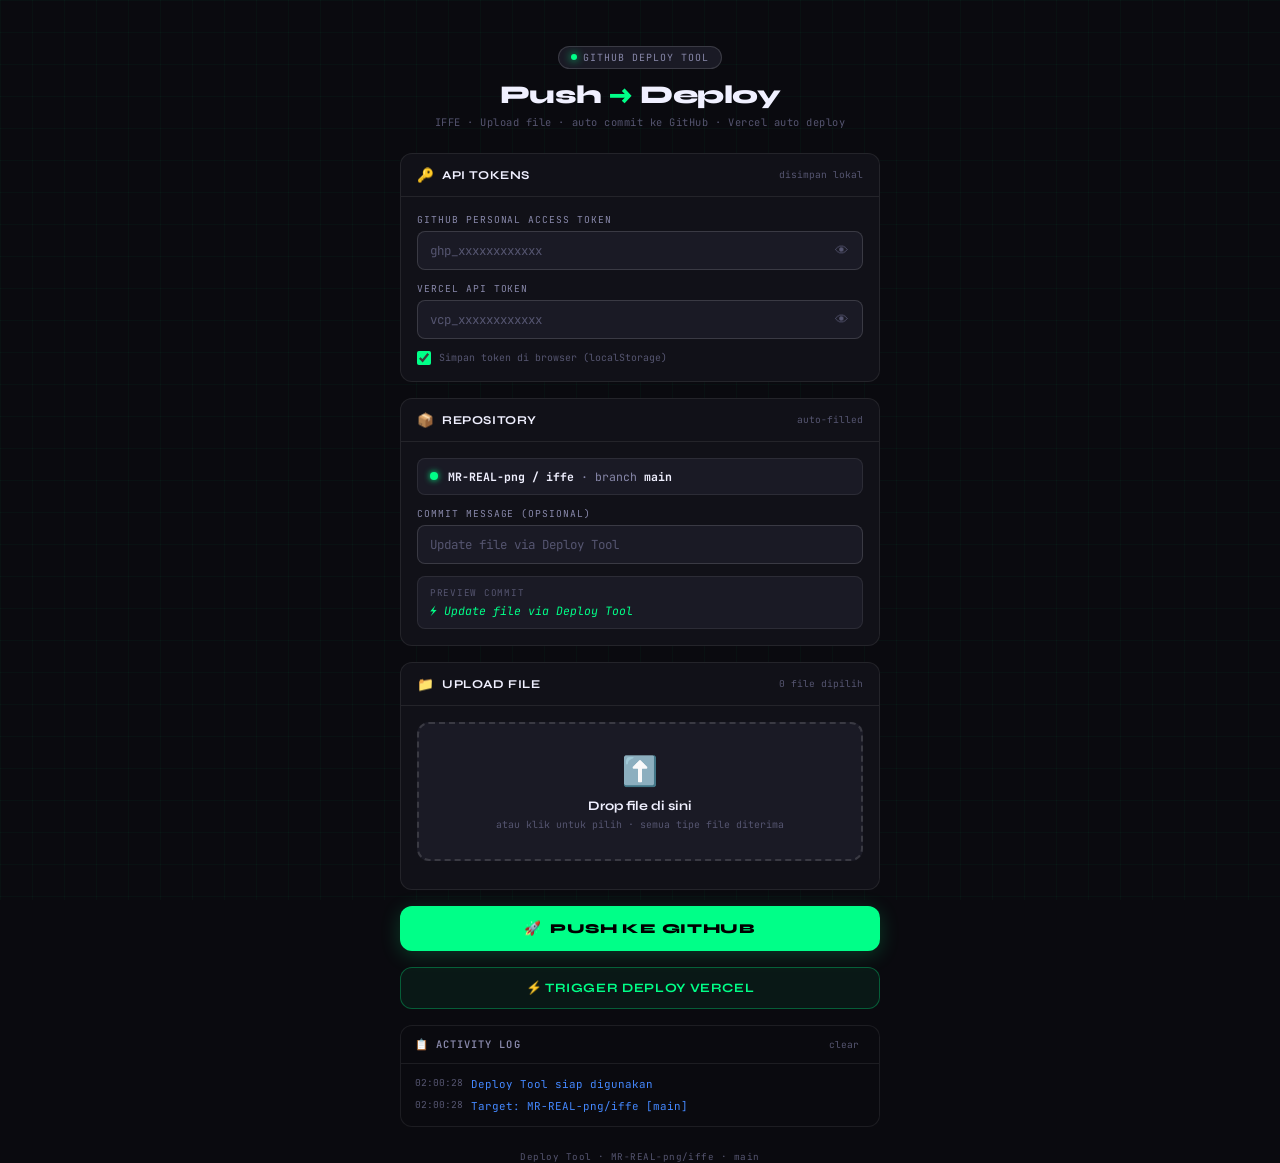
<file: deploy-tool-iffe.html>
<!DOCTYPE html>
<html lang="id">
<head>
<meta charset="UTF-8">
<meta name="viewport" content="width=device-width, initial-scale=1.0, maximum-scale=1.0">
<title>Deploy Tool — IFFE</title>
<link href="https://fonts.googleapis.com/css2?family=JetBrains+Mono:wght@400;600;700&family=Syne:wght@600;700;800&display=swap" rel="stylesheet">
<style>
*,*::before,*::after{box-sizing:border-box;margin:0;padding:0}
:root{
  --bg:#0a0a0f;
  --bg2:#111118;
  --bg3:#1a1a25;
  --bdr:rgba(255,255,255,0.08);
  --bdr2:rgba(255,255,255,0.14);
  --tx:#f0f0ff;
  --tx2:#8888aa;
  --tx3:#555570;
  --ac:#00ff88;
  --ac2:#00cc66;
  --ac-glow:rgba(0,255,136,0.2);
  --red:#ff4466;
  --red-glow:rgba(255,68,102,0.2);
  --yellow:#ffcc00;
  --blue:#4488ff;
  --mono:'JetBrains Mono',monospace;
  --sans:'Syne',sans-serif;
  --r:12px;
}
html,body{height:100%;background:var(--bg);color:var(--tx);font-family:var(--mono)}
body{display:flex;flex-direction:column;align-items:center;min-height:100vh;padding:24px 16px 48px;overflow-x:hidden}

/* BG GRID */
body::before{
  content:'';position:fixed;inset:0;z-index:0;
  background-image:linear-gradient(rgba(0,255,136,0.03) 1px,transparent 1px),linear-gradient(90deg,rgba(0,255,136,0.03) 1px,transparent 1px);
  background-size:32px 32px;pointer-events:none;
}

.wrap{width:100%;max-width:480px;position:relative;z-index:1;display:flex;flex-direction:column;gap:16px}

/* HEADER */
.header{text-align:center;padding:20px 0 8px}
.header-badge{display:inline-flex;align-items:center;gap:6px;background:var(--bg3);border:1px solid var(--bdr2);border-radius:999px;padding:4px 12px;font-size:0.62rem;color:var(--tx2);letter-spacing:0.1em;text-transform:uppercase;margin-bottom:12px}
.header-badge span{width:6px;height:6px;border-radius:50%;background:var(--ac);box-shadow:0 0 8px var(--ac);animation:pulse 2s infinite}
@keyframes pulse{0%,100%{opacity:1}50%{opacity:0.4}}
.header h1{font-family:var(--sans);font-size:1.6rem;font-weight:800;color:var(--tx);letter-spacing:-0.02em;line-height:1.1}
.header h1 span{color:var(--ac)}
.header p{font-size:0.65rem;color:var(--tx3);margin-top:6px;letter-spacing:0.05em}

/* CARD */
.card{background:var(--bg2);border:1px solid var(--bdr);border-radius:var(--r);overflow:hidden}
.card-head{padding:12px 16px;border-bottom:1px solid var(--bdr);display:flex;align-items:center;gap:8px}
.card-head-icon{font-size:0.85rem}
.card-head-title{font-family:var(--sans);font-size:0.75rem;font-weight:700;color:var(--tx);letter-spacing:0.05em;text-transform:uppercase}
.card-head-sub{margin-left:auto;font-size:0.6rem;color:var(--tx3)}
.card-body{padding:16px;display:flex;flex-direction:column;gap:12px}

/* INPUTS */
.field{display:flex;flex-direction:column;gap:5px}
.field label{font-size:0.6rem;color:var(--tx2);letter-spacing:0.1em;text-transform:uppercase}
.field input,.field select{
  background:var(--bg3);border:1px solid var(--bdr2);border-radius:8px;
  padding:10px 12px;color:var(--tx);font-family:var(--mono);font-size:0.78rem;
  outline:none;transition:border-color .2s,box-shadow .2s;width:100%;
}
.field input:focus,.field select:focus{border-color:var(--ac);box-shadow:0 0 0 3px var(--ac-glow)}
.field input::placeholder{color:var(--tx3)}
.field select option{background:var(--bg3)}
.field-row{display:grid;grid-template-columns:1fr 1fr;gap:10px}

/* TOKEN ROW */
.token-wrap{position:relative}
.token-wrap input{padding-right:40px}
.token-eye{position:absolute;right:10px;top:50%;transform:translateY(-50%);background:none;border:none;color:var(--tx3);cursor:pointer;font-size:0.85rem;padding:4px}
.token-eye:hover{color:var(--tx2)}

/* REPO INFO */
.repo-info{background:var(--bg3);border:1px solid var(--bdr);border-radius:8px;padding:10px 12px;display:flex;align-items:center;gap:10px}
.repo-dot{width:8px;height:8px;border-radius:50%;background:var(--ac);box-shadow:0 0 6px var(--ac);flex-shrink:0}
.repo-text{font-size:0.72rem;color:var(--tx2)}
.repo-text strong{color:var(--tx)}

/* DROP ZONE */
.dropzone{
  border:2px dashed var(--bdr2);border-radius:var(--r);padding:28px 16px;
  text-align:center;cursor:pointer;transition:all .2s;position:relative;
  background:var(--bg3);
}
.dropzone:hover,.dropzone.drag{border-color:var(--ac);background:rgba(0,255,136,0.04)}
.dropzone-icon{font-size:1.8rem;margin-bottom:8px}
.dropzone-title{font-family:var(--sans);font-size:0.82rem;font-weight:700;color:var(--tx);margin-bottom:4px}
.dropzone-sub{font-size:0.62rem;color:var(--tx3)}
.dropzone input[type=file]{position:absolute;inset:0;opacity:0;cursor:pointer;width:100%;height:100%}

/* FILE LIST */
.file-list{display:flex;flex-direction:column;gap:6px}
.file-item{
  background:var(--bg3);border:1px solid var(--bdr);border-radius:8px;
  padding:10px 12px;display:flex;align-items:center;gap:10px;
}
.file-item-icon{font-size:1rem;flex-shrink:0}
.file-item-info{flex:1;min-width:0}
.file-item-name{font-size:0.72rem;color:var(--tx);font-weight:600;white-space:nowrap;overflow:hidden;text-overflow:ellipsis}
.file-item-size{font-size:0.58rem;color:var(--tx3);margin-top:2px}
.file-item-remove{background:none;border:none;color:var(--tx3);cursor:pointer;font-size:0.9rem;padding:4px;flex-shrink:0;border-radius:4px;transition:color .2s}
.file-item-remove:hover{color:var(--red)}

/* COMMIT MSG */
.commit-preview{background:var(--bg3);border:1px solid var(--bdr);border-radius:8px;padding:10px 12px}
.commit-lbl{font-size:0.58rem;color:var(--tx3);letter-spacing:0.08em;text-transform:uppercase;margin-bottom:4px}
.commit-val{font-size:0.72rem;color:var(--ac);font-style:italic}

/* PUSH BTN */
.push-btn{
  width:100%;padding:14px;border-radius:var(--r);border:none;cursor:pointer;
  background:var(--ac);color:#000;font-family:var(--sans);font-size:0.85rem;font-weight:800;
  letter-spacing:0.05em;text-transform:uppercase;transition:all .2s;
  display:flex;align-items:center;justify-content:center;gap:8px;
  box-shadow:0 4px 20px var(--ac-glow);
}
.push-btn:hover:not(:disabled){transform:translateY(-1px);box-shadow:0 6px 28px var(--ac-glow)}
.push-btn:active:not(:disabled){transform:translateY(0)}
.push-btn:disabled{opacity:0.4;cursor:not-allowed;transform:none}
.push-btn.loading{background:var(--bg3);color:var(--ac);border:1px solid var(--ac)}

/* LOG */
.log{background:var(--bg);border:1px solid var(--bdr);border-radius:var(--r);overflow:hidden}
.log-head{padding:10px 14px;border-bottom:1px solid var(--bdr);display:flex;align-items:center;gap:6px}
.log-head-title{font-size:0.65rem;color:var(--tx2);letter-spacing:0.1em;text-transform:uppercase;font-weight:600}
.log-clear{margin-left:auto;font-size:0.6rem;color:var(--tx3);background:none;border:none;cursor:pointer;font-family:var(--mono);padding:2px 6px;border-radius:4px}
.log-clear:hover{color:var(--tx2);background:var(--bg3)}
.log-body{padding:12px 14px;display:flex;flex-direction:column;gap:6px;max-height:240px;overflow-y:auto;min-height:60px}
.log-body::-webkit-scrollbar{width:4px}
.log-body::-webkit-scrollbar-track{background:transparent}
.log-body::-webkit-scrollbar-thumb{background:var(--bdr2);border-radius:4px}
.log-entry{display:flex;align-items:flex-start;gap:8px;font-size:0.68rem;line-height:1.5}
.log-entry .ts{color:var(--tx3);flex-shrink:0;font-size:0.6rem}
.log-entry .msg{color:var(--tx2)}
.log-entry.ok .msg{color:var(--ac)}
.log-entry.err .msg{color:var(--red)}
.log-entry.warn .msg{color:var(--yellow)}
.log-entry.info .msg{color:var(--blue)}
.log-empty{font-size:0.65rem;color:var(--tx3);text-align:center;padding:8px 0}

/* STATUS CARD */
.status-card{border-radius:var(--r);padding:14px 16px;display:flex;align-items:center;gap:12px;border:1px solid;display:none}
.status-card.show{display:flex}
.status-card.ok{background:rgba(0,255,136,0.06);border-color:rgba(0,255,136,0.2)}
.status-card.err{background:var(--red-glow);border-color:rgba(255,68,102,0.2)}
.status-card.loading{background:rgba(68,136,255,0.06);border-color:rgba(68,136,255,0.2)}
.status-card.warn{background:rgba(255,190,0,0.08);border-color:rgba(255,190,0,0.25)}
.status-icon{font-size:1.2rem;flex-shrink:0}
.status-body{flex:1;min-width:0}
.status-title{font-family:var(--sans);font-size:0.78rem;font-weight:700;margin-bottom:2px}
.status-card.ok .status-title{color:var(--ac)}
.status-card.err .status-title{color:var(--red)}
.status-card.loading .status-title{color:var(--blue)}
.status-card.warn .status-title{color:#ffbe00}
.status-sub{font-size:0.62rem;color:var(--tx2)}
.status-link{font-size:0.62rem;color:var(--ac);text-decoration:none;display:inline-block;margin-top:4px}
.status-link:hover{text-decoration:underline}

/* VERCEL STATUS */
.vercel-status{display:flex;flex-direction:column;gap:6px;margin-top:4px}
.vercel-step{display:flex;align-items:center;gap:8px;font-size:0.62rem;color:var(--tx2)}
.vercel-step .dot{width:6px;height:6px;border-radius:50%;flex-shrink:0;background:var(--tx3)}
.vercel-step.done .dot{background:var(--ac);box-shadow:0 0 6px var(--ac)}
.vercel-step.active .dot{background:var(--blue);box-shadow:0 0 6px var(--blue);animation:pulse 1s infinite}
.vercel-step.fail .dot{background:var(--red)}

/* SPINNER */
@keyframes spin{to{transform:rotate(360deg)}}
.spinner{display:inline-block;width:14px;height:14px;border:2px solid rgba(255,255,255,0.1);border-top-color:var(--ac);border-radius:50%;animation:spin .8s linear infinite}

/* SAVE TOKEN */
.save-token-row{display:flex;align-items:center;gap:8px;font-size:0.62rem;color:var(--tx3)}
.save-token-row input[type=checkbox]{accent-color:var(--ac);width:14px;height:14px;cursor:pointer}
.save-token-row label{cursor:pointer;user-select:none}

/* RENAME */
.file-item-name-wrap{flex:1;min-width:0}
.file-item-name{font-size:0.72rem;color:var(--tx);font-weight:600;white-space:nowrap;overflow:hidden;text-overflow:ellipsis}
.file-item-renamed{font-size:0.58rem;color:var(--ac);margin-top:1px}
.file-item-size{font-size:0.58rem;color:var(--tx3);margin-top:2px}
.rename-input-wrap{display:flex;flex-direction:column;gap:4px;flex:1;min-width:0}
.rename-hint{font-size:0.56rem;color:var(--yellow);display:flex;align-items:center;gap:3px}
.rename-input{background:var(--bg);border:1px solid var(--ac);border-radius:6px;padding:5px 8px;color:var(--tx);font-family:var(--mono);font-size:0.72rem;outline:none;width:100%}
.rename-input:focus{box-shadow:0 0 0 2px var(--ac-glow)}
.rename-actions{display:flex;gap:4px;flex-shrink:0}
.btn-rename-confirm{background:var(--ac);color:#000;border:none;border-radius:5px;padding:5px 8px;font-size:0.7rem;font-weight:700;cursor:pointer;font-family:var(--mono)}
.btn-rename-cancel{background:none;color:var(--tx3);border:1px solid var(--bdr2);border-radius:5px;padding:5px 8px;font-size:0.7rem;cursor:pointer;font-family:var(--mono)}
.file-item-edit{background:none;border:none;color:var(--tx3);cursor:pointer;font-size:0.8rem;padding:4px;flex-shrink:0;border-radius:4px;transition:color .2s}
.file-item-edit:hover{color:var(--ac)}

/* FOOTER */
.footer{text-align:center;font-size:0.58rem;color:var(--tx3);margin-top:8px;letter-spacing:0.05em}
</style>
</head>
<body>
<div class="wrap">

  <!-- HEADER -->
  <div class="header">
    <div class="header-badge"><span></span>GitHub Deploy Tool</div>
    <h1>Push <span>→</span> Deploy</h1>
    <p>IFFE · Upload file · auto commit ke GitHub · Vercel auto deploy</p>
  </div>

  <!-- TOKEN CONFIG -->
  <div class="card">
    <div class="card-head">
      <span class="card-head-icon">🔑</span>
      <span class="card-head-title">API Tokens</span>
      <span class="card-head-sub">disimpan lokal</span>
    </div>
    <div class="card-body">
      <div class="field">
        <label>GitHub Personal Access Token</label>
        <div class="token-wrap">
          <input type="password" id="ghToken" placeholder="ghp_xxxxxxxxxxxx">
          <button class="token-eye" onclick="toggleVis('ghToken',this)">👁</button>
        </div>
      </div>
      <div class="field">
        <label>Vercel API Token</label>
        <div class="token-wrap">
          <input type="password" id="vcToken" placeholder="vcp_xxxxxxxxxxxx">
          <button class="token-eye" onclick="toggleVis('vcToken',this)">👁</button>
        </div>
      </div>
      <div class="save-token-row">
        <input type="checkbox" id="saveTokens" checked>
        <label for="saveTokens">Simpan token di browser (localStorage)</label>
      </div>
    </div>
  </div>

  <!-- REPO CONFIG -->
  <div class="card">
    <div class="card-head">
      <span class="card-head-icon">📦</span>
      <span class="card-head-title">Repository</span>
      <span class="card-head-sub">auto-filled</span>
    </div>
    <div class="card-body">
      <div class="repo-info">
        <div class="repo-dot"></div>
        <div class="repo-text">
          <strong>MR-REAL-png / iffe</strong> · branch <strong>main</strong>
        </div>
      </div>
      <div class="field">
        <label>Commit Message (opsional)</label>
        <input type="text" id="commitMsg" placeholder="Update file via Deploy Tool">
      </div>
      <div class="commit-preview">
        <div class="commit-lbl">Preview commit</div>
        <div class="commit-val" id="commitPreview">⚡ Update file via Deploy Tool</div>
      </div>
    </div>
  </div>

  <!-- UPLOAD -->
  <div class="card">
    <div class="card-head">
      <span class="card-head-icon">📁</span>
      <span class="card-head-title">Upload File</span>
      <span class="card-head-sub" id="fileCount">0 file dipilih</span>
    </div>
    <div class="card-body">
      <div class="dropzone" id="dropzone">
        <input type="file" id="fileInput" multiple>
        <div class="dropzone-icon">⬆️</div>
        <div class="dropzone-title">Drop file di sini</div>
        <div class="dropzone-sub">atau klik untuk pilih · semua tipe file diterima</div>
      </div>
      <div class="file-list" id="fileList"></div>
    </div>
  </div>

  <!-- STATUS -->
  <div class="status-card" id="statusCard">
    <div class="status-icon" id="statusIcon"></div>
    <div class="status-body">
      <div class="status-title" id="statusTitle"></div>
      <div class="status-sub" id="statusSub"></div>
      <div class="vercel-status" id="vercelSteps" style="display:none">
        <div class="vercel-step" id="vstep1"><div class="dot"></div><span>GitHub push</span></div>
        <div class="vercel-step" id="vstep2"><div class="dot"></div><span>Vercel mendeteksi perubahan</span></div>
        <div class="vercel-step" id="vstep3"><div class="dot"></div><span>Building...</span></div>
        <div class="vercel-step" id="vstep4"><div class="dot"></div><span>Deploy selesai</span></div>
      </div>
      <a class="status-link" id="statusLink" href="#" target="_blank" style="display:none"></a>
    </div>
  </div>

  <!-- PUSH BUTTON -->
  <button class="push-btn" id="pushBtn" onclick="doPush()">
    <span>🚀</span> Push ke GitHub
  </button>

  <!-- DEPLOY HOOK BUTTON -->
  <button onclick="triggerDeployHook()" style="width:100%;padding:12px;border-radius:12px;border:1px solid rgba(0,255,136,0.3);background:rgba(0,255,136,0.06);color:#00ff88;font-family:'Syne',sans-serif;font-size:0.8rem;font-weight:700;cursor:pointer;letter-spacing:0.05em;text-transform:uppercase;transition:all .2s" id="deployHookBtn">
    ⚡ Trigger Deploy Vercel
  </button>

  <!-- LOG -->
  <div class="log">
    <div class="log-head">
      <span class="log-head-title">📋 Activity Log</span>
      <button class="log-clear" onclick="clearLog()">clear</button>
    </div>
    <div class="log-body" id="logBody">
      <div class="log-empty">Belum ada aktivitas</div>
    </div>
  </div>

  <div class="footer">Deploy Tool · MR-REAL-png/iffe · main</div>
</div>

<script>
// ═══ CONFIG ═══
const REPO_OWNER = 'MR-REAL-png';
const REPO_NAME  = 'iffe';
const REPO_BRANCH = 'main';
const VERCEL_PROJECT_ID = 'prj_NaKmnvXEhvQGhDUShOVCJV5oJJcE';
const VERCEL_DEPLOY_HOOK = 'https://api.vercel.com/v1/integrations/deploy/prj_NaKmnvXEhvQGhDUShOVCJV5oJJcE/EIqE1BJuUu';

// ═══ STATE ═══
let files = [];
let pushing = false;

// ═══ INIT ═══
document.addEventListener('DOMContentLoaded', () => {
  loadTokens();
  setupDrop();
  setupCommitPreview();
  log('info', 'Deploy Tool siap digunakan');
  log('info', `Target: ${REPO_OWNER}/${REPO_NAME} [${REPO_BRANCH}]`);
});

// ═══ TOKEN STORAGE ═══
function loadTokens() {
  const gh = localStorage.getItem('dt_gh_token');
  const vc = localStorage.getItem('dt_vc_token');
  if (gh) document.getElementById('ghToken').value = gh;
  if (vc) document.getElementById('vcToken').value = vc;
  if (gh || vc) log('ok', 'Token dimuat dari storage');
}

function saveTokensIfNeeded() {
  if (!document.getElementById('saveTokens').checked) return;
  const gh = document.getElementById('ghToken').value.trim();
  const vc = document.getElementById('vcToken').value.trim();
  if (gh) localStorage.setItem('dt_gh_token', gh);
  if (vc) localStorage.setItem('dt_vc_token', vc);
}

// ═══ TOGGLE PASSWORD ═══
function toggleVis(id, btn) {
  const el = document.getElementById(id);
  if (el.type === 'password') { el.type = 'text'; btn.textContent = '🙈'; }
  else { el.type = 'password'; btn.textContent = '👁'; }
}

// ═══ COMMIT PREVIEW ═══
function setupCommitPreview() {
  const inp = document.getElementById('commitMsg');
  inp.addEventListener('input', updateCommitPreview);
}
function updateCommitPreview() {
  const msg = document.getElementById('commitMsg').value.trim() || 'Update file via Deploy Tool';
  const now = new Date();
  const ts = `${now.getDate()}/${now.getMonth()+1} ${String(now.getHours()).padStart(2,'0')}:${String(now.getMinutes()).padStart(2,'0')}`;
  document.getElementById('commitPreview').textContent = `⚡ ${msg} [${ts}]`;
}

// ═══ DROP ZONE ═══
function setupDrop() {
  const dz = document.getElementById('dropzone');
  const fi = document.getElementById('fileInput');

  dz.addEventListener('dragover', e => { e.preventDefault(); dz.classList.add('drag'); });
  dz.addEventListener('dragleave', () => dz.classList.remove('drag'));
  dz.addEventListener('drop', e => {
    e.preventDefault(); dz.classList.remove('drag');
    addFiles([...e.dataTransfer.files]);
  });
  fi.addEventListener('change', () => { addFiles([...fi.files]); fi.value = ''; });
}

function autoRename(fileName) {
  const lastDot = fileName.lastIndexOf('.');
  // File tanpa ekstensi → biarkan apa adanya
  if (lastDot === -1) return fileName;

  const ext = fileName.substring(lastDot + 1).toLowerCase();
  const base = fileName.substring(0, lastDot);

  // Kalau nama ada spasi, ambil kata pertama doang + ekstensi asli
  // contoh: "sheet update fix.js" -> "sheet.js"
  let name = fileName;
  if (base.includes(' ')) {
    const firstWord = base.split(' ')[0];
    name = `${firstWord}.${ext}`;
  }

  // HTML & gambar & json & dokumen → root
  if (['html', 'png', 'jpg', 'jpeg', 'gif', 'webp', 'svg', 'json', 'pdf'].includes(ext)) {
    return name;
  }
  // JS → js/
  if (ext === 'js') return `js/${name}`;
  // CSS → css/
  if (ext === 'css') return `css/${name}`;
  // Default → root
  return name;
}

function addFiles(newFiles) {
  newFiles.forEach(f => {
    if (!files.find(x => x.name === f.name)) {
      const autoName = autoRename(f.name);
      if (autoName !== f.name) f._rename = autoName;
      files.push(f);
    }
  });
  renderFiles();
}

function removeFile(name) {
  files = files.filter(f => f.name !== name);
  renderFiles();
}

// ═══ RENAME STATE ═══
let renamingIndex = -1;

function startRename(index) {
  renamingIndex = index;
  renderFiles();
  setTimeout(() => {
    const inp = document.getElementById(`renameInp_${index}`);
    if (inp) { inp.focus(); inp.select(); }
  }, 50);
}

function confirmRename(index) {
  const inp = document.getElementById(`renameInp_${index}`);
  if (!inp) return;
  const newName = inp.value.trim();
  if (newName && newName !== files[index].name) {
    files[index]._rename = newName;
  }
  renamingIndex = -1;
  renderFiles();
}

function cancelRename(index) {
  renamingIndex = -1;
  renderFiles();
}

function renderFiles() {
  const list = document.getElementById('fileList');
  const count = document.getElementById('fileCount');
  count.textContent = `${files.length} file dipilih`;

  if (!files.length) { list.innerHTML = ''; return; }

  const icons = { html:'🌐', css:'🎨', js:'⚙️', jsx:'⚛️', ts:'🔷', tsx:'🔷', json:'📋', md:'📝', txt:'📄', png:'🖼️', jpg:'🖼️', jpeg:'🖼️', gif:'🖼️', webp:'🖼️', svg:'🖼️', mp4:'🎬', pdf:'📕' };

  list.innerHTML = files.map((f, i) => {
    const displayName = f._rename || f.name;
    const ext = displayName.split('.').pop().toLowerCase();
    const icon = icons[ext] || '📄';
    const size = f.size > 1024 ? `${(f.size/1024).toFixed(1)} KB` : `${f.size} B`;
    const isRenamed = f._rename && f._rename !== f.name;

    if (renamingIndex === i) {
      return `<div class="file-item" style="flex-wrap:wrap;align-items:flex-start">
        <span class="file-item-icon" style="margin-top:4px">${icon}</span>
        <div class="rename-input-wrap">
          <div class="rename-hint">⚠️ Sertakan ekstensi: .html .css .js .png .jpg dll</div>
          <input class="rename-input" id="renameInp_${i}" value="${displayName}"
            onkeydown="if(event.key==='Enter')confirmRename(${i});if(event.key==='Escape')cancelRename(${i})">
        </div>
        <div class="rename-actions">
          <button class="btn-rename-confirm" onclick="confirmRename(${i})">✓</button>
          <button class="btn-rename-cancel" onclick="cancelRename(${i})">✕</button>
        </div>
      </div>`;
    }

    return `<div class="file-item">
      <span class="file-item-icon">${icon}</span>
      <div class="file-item-name-wrap">
        <div class="file-item-name">${displayName}</div>
        ${isRenamed ? `<div class="file-item-renamed">✏️ dari: ${f.name}</div>` : `<div class="file-item-size">${size}</div>`}
      </div>
      <button class="file-item-edit" onclick="startRename(${i})" title="Rename">✏️</button>
      <button class="file-item-remove" onclick="removeFile('${f.name}')">✕</button>
    </div>`;
  }).join('');
}

// ═══ PUSH ═══
async function doPush() {
  if (pushing) return;

  const ghToken = document.getElementById('ghToken').value.trim();
  const vcToken = document.getElementById('vcToken').value.trim();

  if (!ghToken) { showStatus('err', '⚠️ Token GitHub diperlukan', 'Masukkan GitHub Personal Access Token'); return; }
  if (!files.length) { showStatus('err', '⚠️ Pilih file dulu', 'Belum ada file yang dipilih untuk di-push'); return; }

  pushing = true;
  saveTokensIfNeeded();
  updateCommitPreview();

  const msg = document.getElementById('commitMsg').value.trim() || 'Update file via Deploy Tool';
  const now = new Date();
  const ts = `${now.getDate()}/${now.getMonth()+1} ${String(now.getHours()).padStart(2,'0')}:${String(now.getMinutes()).padStart(2,'0')}`;
  const commitMessage = `⚡ ${msg} [${ts}]`;

  const btn = document.getElementById('pushBtn');
  btn.disabled = true;
  btn.classList.add('loading');
  btn.innerHTML = '<span class="spinner"></span> Pushing...';

  showStatus('loading', '🔄 Menghubungi GitHub...', 'Membaca file dan mempersiapkan commit', true);
  log('info', `Memulai push ${files.length} file...`);

  try {
    // Push semua file — tiap file independen, 1 gagal tidak menghentikan yang lain
    const succeeded = [];
    const failed = [];

    for (let i = 0; i < files.length; i++) {
      const file = files[i];
      const fileName = file._rename || file.name;
      btn.innerHTML = `<span class="spinner"></span> Push ${i+1}/${files.length}: ${fileName}`;

      try {
        log('info', `📤 Uploading: ${fileName}${file._rename ? ` (dari ${file.name})` : ''}`);

        // Read file
        const content = await readFileAsBase64(file);

        // Get current SHA (jika file sudah ada) — retry sekali kalau network sempat gagal
        let sha = null;
        let checkOk = false;
        for (let attempt = 0; attempt < 2 && !checkOk; attempt++) {
          try {
            const checkRes = await fetch(
              `https://api.github.com/repos/${REPO_OWNER}/${REPO_NAME}/contents/${fileName}?ref=${REPO_BRANCH}`,
              { headers: { Authorization: `Bearer ${ghToken}`, Accept: 'application/vnd.github.v3+json' } }
            );
            checkOk = true;
            if (checkRes.ok) {
              const data = await checkRes.json();
              sha = data.sha;
              log('info', `📝 Update: ${fileName} (existing)`);
            } else {
              log('info', `✨ Baru: ${fileName}`);
            }
          } catch (netErr) {
            if (attempt === 0) {
              log('warn', `⚠️ Cek SHA ${fileName} gagal, retry sekali...`);
            } else {
              throw new Error(`Gagal cek status file di GitHub (network): ${netErr.message}`);
            }
          }
        }

        // Push file
        const pushRes = await fetch(
          `https://api.github.com/repos/${REPO_OWNER}/${REPO_NAME}/contents/${fileName}`,
          {
            method: 'PUT',
            headers: {
              Authorization: `Bearer ${ghToken}`,
              Accept: 'application/vnd.github.v3+json',
              'Content-Type': 'application/json'
            },
            body: JSON.stringify({
              message: commitMessage,
              content: content,
              branch: REPO_BRANCH,
              ...(sha ? { sha } : {})
            })
          }
        );

        if (!pushRes.ok) {
          const err = await pushRes.json();
          throw new Error(err.message || 'GitHub menolak push');
        }

        log('ok', `✅ ${fileName} berhasil di-push`);
        succeeded.push(file);
      } catch (fileErr) {
        log('err', `❌ Gagal push ${fileName}: ${fileErr.message}`);
        failed.push({ file, fileName, error: fileErr.message });
      }
    }

    if (failed.length) {
      log('warn', `⚠️ ${failed.length} file gagal: ${failed.map(f => f.fileName).join(', ')} — tetap ada di list, coba push ulang.`);
    }
    if (succeeded.length) {
      log('ok', `🎉 ${succeeded.length}/${files.length} file berhasil di-push! Commit: "${commitMessage}"`);
    }

    if (!succeeded.length) {
      // Semua file gagal — jangan clear list, jangan trigger deploy
      showStatus('err', '❌ Semua File Gagal Push', failed.map(f => `${f.fileName}: ${f.error}`).join(' | '));
      return;
    }

    showStatus(
      failed.length ? 'warn' : 'ok',
      failed.length ? `⚠️ Push Sebagian Berhasil (${succeeded.length}/${files.length})` : '✅ Push ke GitHub Berhasil!',
      failed.length
        ? `Gagal: ${failed.map(f => f.fileName).join(', ')} — masih ada di list untuk dicoba lagi`
        : `${succeeded.length} file berhasil di-commit`,
      true
    );
    setVercelStep(1, 'done');
    // Auto-clear HANYA file yang berhasil; file yang gagal tetap di list untuk retry
    files = files.filter(f => !succeeded.includes(f));
    renderFiles();
    if (!failed.length) {
      document.getElementById('commitMsg').value = '';
      updateCommitPreview();
    }

    // Auto trigger deploy hook
    log('info', '🚀 Trigger Vercel Deploy Hook...');
    setVercelStep(2, 'active');
    try {
      await fetch(VERCEL_DEPLOY_HOOK, { method: 'POST' });
      log('ok', '✅ Deploy Hook triggered! Vercel sedang build...');
      setVercelStep(2, 'done');
      setVercelStep(3, 'active');
    } catch(e) {
      log('warn', '⚠️ Deploy Hook gagal: ' + e.message);
    }

    // Monitor Vercel jika ada token
    if (vcToken) {
      await monitorVercel(vcToken, commitMessage);
    } else {
      log('warn', '⚠️ Vercel token tidak ada — tidak bisa pantau deploy');
      document.getElementById('statusSub').textContent = 'Push berhasil! Deploy Hook sudah ditrigger. Tunggu ~30 detik.';
      const link = document.getElementById('statusLink');
      link.href = 'https://iffe-eight.vercel.app';
      link.textContent = '→ Buka SHIFA';
      link.style.display = 'inline-block';
    }

  } catch (err) {
    log('err', `❌ Error: ${err.message}`);
    showStatus('err', '❌ Push Gagal', err.message);
  } finally {
    pushing = false;
    btn.disabled = false;
    btn.classList.remove('loading');
    btn.innerHTML = '<span>🚀</span> Push ke GitHub';
  }
}

// ═══ TRIGGER DEPLOY HOOK ═══
async function triggerDeployHook() {
  const btn = document.getElementById('deployHookBtn');
  btn.textContent = '⏳ Deploying...';
  btn.disabled = true;
  try {
    await fetch(VERCEL_DEPLOY_HOOK, { method: 'POST' });
    btn.textContent = '✅ Deploy triggered!';
    btn.style.color = '#00ff88';
    log('ok', '✅ Deploy Hook triggered! Vercel sedang build (~30 detik)');
  } catch(e) {
    btn.textContent = '❌ Gagal';
    btn.style.color = '#ff4466';
    log('err', '❌ Deploy Hook gagal: ' + e.message);
  }
  setTimeout(() => {
    btn.textContent = '⚡ Trigger Deploy Vercel';
    btn.disabled = false;
    btn.style.color = '#00ff88';
  }, 3000);
}

// ═══ READ FILE ═══
function readFileAsBase64(file) {
  return new Promise((resolve, reject) => {
    const reader = new FileReader();
    reader.onload = () => {
      const base64 = reader.result.split(',')[1];
      resolve(base64);
    };
    reader.onerror = () => reject(new Error('Gagal membaca file'));
    reader.readAsDataURL(file);
  });
}

// ═══ VERCEL MONITOR ═══
async function monitorVercel(token, commitMsg) {
  const maxWait = 120000; // 2 menit
  const interval = 4000;
  const start = Date.now();

  setVercelStep(2, 'done');
  setVercelStep(3, 'active');

  while (Date.now() - start < maxWait) {
    await sleep(interval);
    try {
      const res = await fetch(
        `https://api.vercel.com/v6/deployments?projectId=${VERCEL_PROJECT_ID}&limit=5`,
        { headers: { Authorization: `Bearer ${token}` } }
      );

      if (!res.ok) {
        log('warn', `Vercel API: ${res.status}`);
        break;
      }

      const data = await res.json();
      const deployments = data.deployments || [];
      const latest = deployments[0];

      if (!latest) continue;

      const state = latest.state || latest.readyState;
      log('info', `Vercel status: ${state}`);

      if (state === 'READY') {
        setVercelStep(3, 'done');
        setVercelStep(4, 'done');
        const url = `https://${latest.url}`;
        log('ok', `🚀 Deploy sukses! → ${url}`);
        showStatus('ok', '🚀 Deploy Vercel Berhasil!', 'Web kamu sudah live dan ter-update!', true);
        const link = document.getElementById('statusLink');
        link.href = url;
        link.textContent = `→ Buka: ${url}`;
        link.style.display = 'inline-block';
        return;
      } else if (state === 'ERROR' || state === 'CANCELED') {
        setVercelStep(3, 'fail');
        log('err', `Deploy Vercel gagal: ${state}`);
        showStatus('err', '❌ Deploy Vercel Gagal', `Status: ${state}. Cek Vercel dashboard.`);
        return;
      } else if (state === 'BUILDING' || state === 'QUEUED') {
        log('info', `🔨 Vercel sedang ${state}...`);
      }
    } catch (e) {
      log('warn', `Vercel check error: ${e.message}`);
    }
  }

  log('warn', '⏰ Timeout memantau Vercel — cek dashboard manual');
  setVercelStep(3, 'fail');
  document.getElementById('statusSub').textContent = 'GitHub push berhasil. Cek Vercel dashboard untuk status deploy.';
  const link = document.getElementById('statusLink');
  link.href = 'https://vercel.com/dashboard';
  link.textContent = '→ Buka Vercel Dashboard';
  link.style.display = 'inline-block';
}

function setVercelStep(num, state) {
  const el = document.getElementById(`vstep${num}`);
  if (!el) return;
  el.className = `vercel-step ${state}`;
}

// ═══ STATUS ═══
function showStatus(type, title, sub, showSteps) {
  const card = document.getElementById('statusCard');
  card.className = `status-card show ${type}`;
  document.getElementById('statusIcon').textContent = type === 'ok' ? '✅' : type === 'err' ? '❌' : type === 'warn' ? '⚠️' : '🔄';
  document.getElementById('statusTitle').textContent = title;
  document.getElementById('statusSub').textContent = sub;
  const steps = document.getElementById('vercelSteps');
  steps.style.display = showSteps ? 'flex' : 'none';
  document.getElementById('statusLink').style.display = 'none';
}

// ═══ LOG ═══
function log(type, msg) {
  const body = document.getElementById('logBody');
  const empty = body.querySelector('.log-empty');
  if (empty) empty.remove();

  const now = new Date();
  const ts = `${String(now.getHours()).padStart(2,'0')}:${String(now.getMinutes()).padStart(2,'0')}:${String(now.getSeconds()).padStart(2,'0')}`;

  const entry = document.createElement('div');
  entry.className = `log-entry ${type}`;
  entry.innerHTML = `<span class="ts">${ts}</span><span class="msg">${msg}</span>`;
  body.appendChild(entry);
  body.scrollTop = body.scrollHeight;
}

function clearLog() {
  document.getElementById('logBody').innerHTML = '<div class="log-empty">Log dibersihkan</div>';
}

// ═══ UTILS ═══
function sleep(ms) { return new Promise(r => setTimeout(r, ms)); }
</script>
</body>
</html>
</file>
